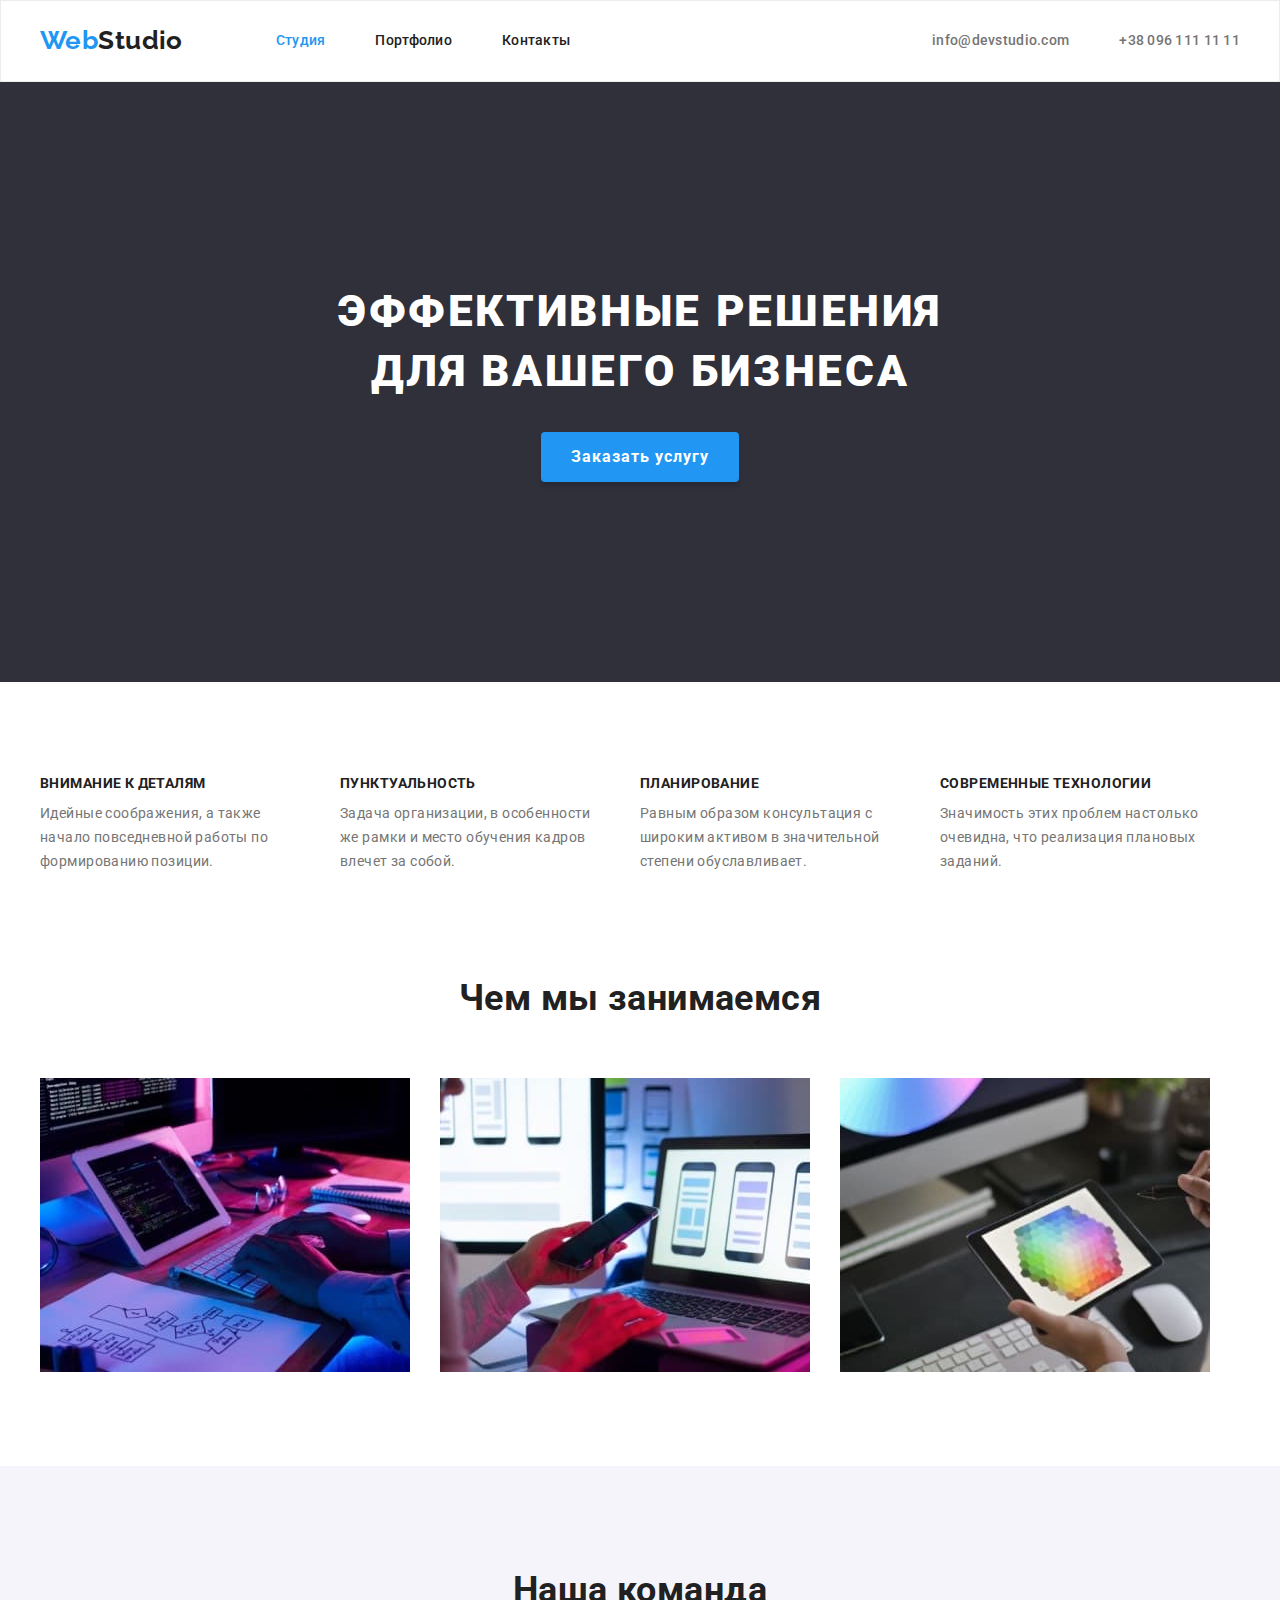
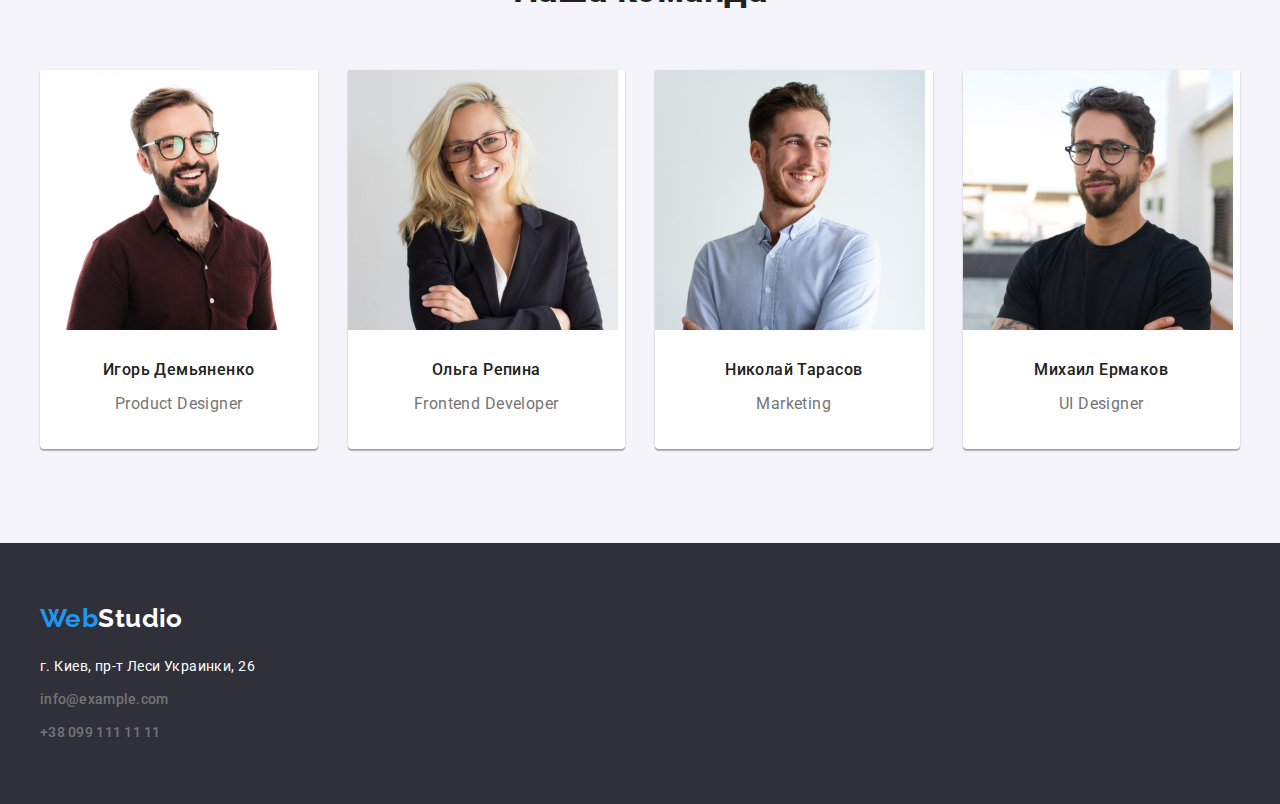
<file: index.html>
<!DOCTYPE html>
<html lang="en">
  <head>
    <meta charset="UTF-8" />
    <meta http-equiv="X-UA-Compatible" content="IE=edge" />
    <meta name="viewport" content="width=device-width, initial-scale=1.0" />
    <title>WebStudio</title>
    <link rel="preconnect" href="https://fonts.gstatic.com" />
    <link
      href="https://fonts.googleapis.com/css2?family=Raleway:wght@700&family=Roboto:wght@400;500;700;900&display=swap"
      rel="stylesheet"
    />
    <link
      rel="stylesheet"
      href="https://cdnjs.cloudflare.com/ajax/libs/modern-normalize/0.2.0/modern-normalize.min.css"
      integrity="sha512-sqIVMkf5f8XGYI/UZYGs7wODxlUeoj9JknataPfUwtvrSKWMHrMXGZ7Evb6nabFYJQG15vFFyALe6r0nWCD1Ug=="
      crossorigin="anonymous"
    />
    <link rel="stylesheet" href="./css/style.css" />
  </head>

  <!-- BODY -->

  <body>
    <!-- HEADER -->
    <header class="header">
      <div class="container header-container">
        <!--NAVIGATION-->
        <nav class="menu-nav">
          <!--LOGO-->
          <a class="logo-header link" href="/index.html">
            <span class="logo-word">Web</span>Studio
          </a>
          <!--MENU-->
          <ul class="menu list">
            <li class="menu-item">
              <a class="menu-link link studio" href="./index.html">Студия</a>
            </li>
            <li class="menu-item">
              <a class="menu-link link" href="./portfolio.html">Портфолио</a>
            </li>
            <li class="menu-item">
              <a class="menu-link link" href="http://">Контакты</a>
            </li>
          </ul>
        </nav>

        <!--CONTACTS-->
        <ul class="contact-list list">
          <li>
            <a class="mail-link link" href="mailto:info@devstudio.com"
              >info@devstudio.com</a
            >
          </li>
          <li>
            <a class="tel-link link" href="tel:++380961111111">
              +38 096 111 11 11</a
            >
          </li>
        </ul>
      </div>
    </header>
    <!--END HEADER -->

    <!-- MAIN CONTENT -->
    <main>
      <!-- SECTION ONE - HERO -->

      <section class="hero">
        <div class="container hero-container">
          <h1 class="hero-text">
            Эффективные решения<br />
            для вашего бизнеса
          </h1>
          <button class="modal-btn" type="button">Заказать услугу</button>
        </div>
      </section>

      <!-- SECTION TWO - OUR WORK -->

      <section class="section our-work">
        <div class="container">
          <ul class="our-work-list list">
            <li class="our-work-list-item">
              <h3 class="our-work-list-item-h3">Внимание к деталям</h3>
              <p class="our-work-list-item-p">
                Идейные соображения, а также начало повседневной работы по
                формированию позиции.
              </p>
            </li>
            <li class="our-work-list-item">
              <h3 class="our-work-list-item-h3">Пунктуальность</h3>
              <p class="our-work-list-item-p">
                Задача организации, в особенности же рамки и место обучения
                кадров влечет за собой.
              </p>
            </li>
            <li class="our-work-list-item">
              <h3 class="our-work-list-item-h3">Планирование</h3>
              <p class="our-work-list-item-p">
                Равным образом консультация с широким активом в значительной
                степени обуславливает.
              </p>
            </li>
            <li class="our-work-list-item">
              <h3 class="our-work-list-item-h3">Современные технологии</h3>
              <p class="our-work-list-item-p">
                Значимость этих проблем настолько очевидна, что реализация
                плановых заданий.
              </p>
            </li>
          </ul>
        </div>
      </section>

      <!-- OUR WORK IMAGES-->
      <section class="section our-work-images">
        <div class="container">
          <h2 class="our-work-team-h2">Чем мы занимаемся</h2>
          <ul class="our-work-imgs list">
            <li class="our-work-imgs-item">
              <img
                src="./images/pictures/print.jpg"
                alt="человек печатает на клавиатуре"
                width="370"
                height="294"
              />
            </li>
            <li class="our-work-imgs-item">
              <img
                src="./images/pictures/smartphone.jpg"
                alt="человек смотрит в смартфон"
                width="370"
                height="294"
              />
            </li>
            <li class="our-work-imgs-item">
              <img
                src="./images/pictures/choise.jpg"
                alt="человек выбирает цвет на планшете"
                width="370"
                height="294"
              />
            </li>
          </ul>
        </div>
      </section>

      <!-- SECTION THREE - TEAM -->
      <section class="section team">
        <div class="container">
          <h2 class="our-work-team-h2">Наша команда</h2>
          <ul class="team-list list">
            <li class="team-list-item">
              <img
                src="./images/team/productdesigner.jpg"
                alt="Игорь Демьяненко"
                width="270"
                height="260"
              />
              <div class="card">
                <h3 class="team-list-item-h3">Игорь Демьяненко</h3>
                <p class="team-list-item-p">Product Designer</p>
              </div>
            </li>
            <li class="team-list-item">
              <img
                src="./images/team/frontenddev.jpg"
                alt="Ольга Репина"
                width="270"
                height="260"
              />
              <div class="card">
                <h3 class="team-list-item-h3">Ольга Репина</h3>
                <p class="team-list-item-p">Frontend Developer</p>
              </div>
            </li>
            <li class="team-list-item">
              <img
                src="./images/team/marketing.jpg"
                alt="Николай Тарасов"
                width="270"
                height="260"
              />
              <div class="card">
                <h3 class="team-list-item-h3">Николай Тарасов</h3>
                <p class="team-list-item-p">Marketing</p>
              </div>
            </li>
            <li class="team-list-item">
              <img
                src="./images/team/uidesigner.jpg"
                alt="Михаил Ермаков"
                width="270"
                height="260"
              />
              <div class="card">
                <h3 class="team-list-item-h3">Михаил Ермаков</h3>
                <p class="team-list-item-p">UI Designer</p>
              </div>
            </li>
          </ul>
        </div>
      </section>
    </main>

    <!-- FOOTER -->

    <footer class="footer">
      <div class="container">
        <!--LOGO -->
        <div class="footer-logo-div">
          <a class="footer-logo link" href="/index.html">
            <span class="logo-word">Web</span>Studio
          </a>
        </div>
        <!-- CONTACTS -->

        <address class="logo-footer address">
          <ul class="list">
            <li class="address-link">
              <a
                class="link"
                href="https://goo.gl/maps/H4tPE2jpk2JbAKVr9"
                target="_blank"
                rel="noopener noreferrer"
              >
                г. Киев, пр-т Леси Украинки, 26
              </a>
            </li>
            <li class="address-link">
              <a class="mail-link link" href="mailto:info@example.com">
                info@example.com
              </a>
            </li>
            <li class="address-link">
              <a class="tel-link link" href="tel:+380991111111">
                +38 099 111 11 11
              </a>
            </li>
          </ul>
        </address>

        <!-- END CONTACTS -->
      </div>
    </footer>
  </body>
</html>
</file>
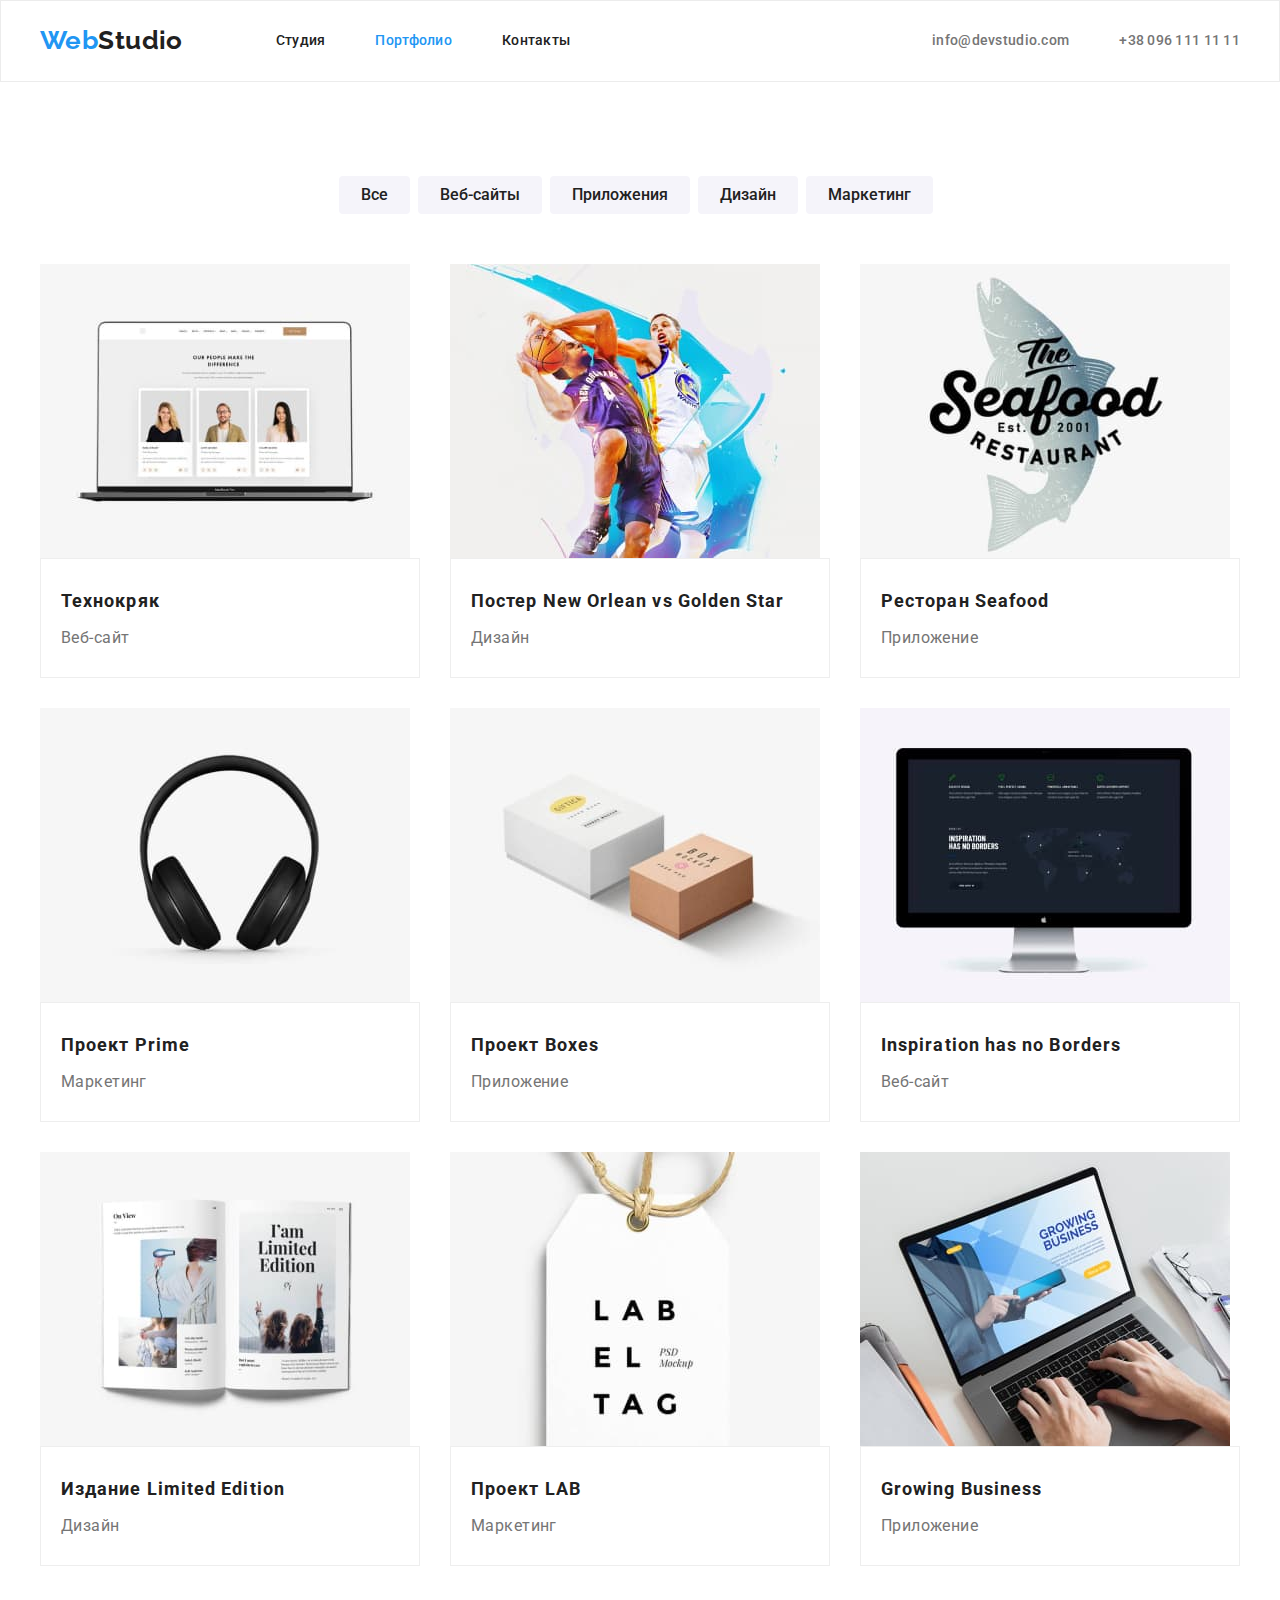
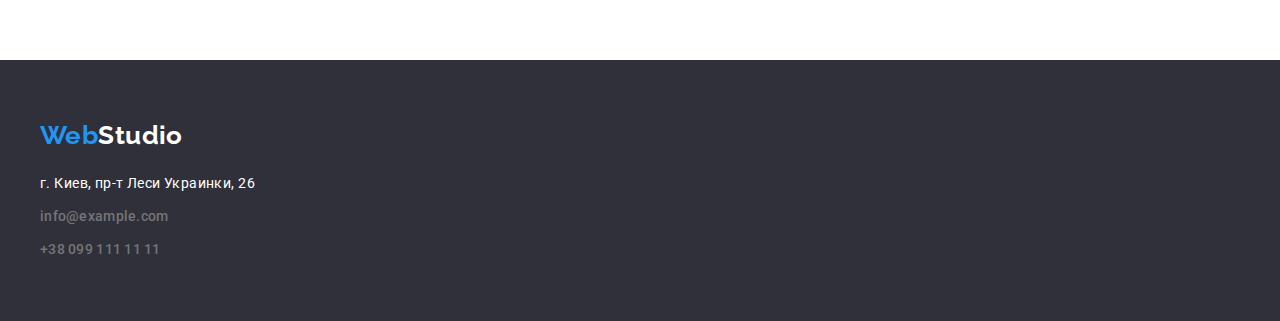
<file: portfolio.html>
<!DOCTYPE html>
<html lang="en">
  <head>
    <meta charset="UTF-8" />
    <meta http-equiv="X-UA-Compatible" content="IE=edge" />
    <meta name="viewport" content="width=device-width, initial-scale=1.0" />
    <title>Portfolio</title>
    <link rel="preconnect" href="https://fonts.gstatic.com" />
    <link
      href="https://fonts.googleapis.com/css2?family=Raleway:wght@700&family=Roboto:wght@400;500;700;900&display=swap"
      rel="stylesheet"
    />
    <link
      rel="stylesheet"
      href="https://cdnjs.cloudflare.com/ajax/libs/modern-normalize/0.2.0/modern-normalize.min.css"
      integrity="sha512-sqIVMkf5f8XGYI/UZYGs7wODxlUeoj9JknataPfUwtvrSKWMHrMXGZ7Evb6nabFYJQG15vFFyALe6r0nWCD1Ug=="
      crossorigin="anonymous"
    />
    <link rel="stylesheet" href="./css/style.css" />
  </head>

  <!-- BODY -->

  <body>
    <!-- HEADER -->
    <header class="header">
      <div class="container header-container">
        <!--NAVIGATION-->
        <nav class="menu-nav">
          <!--LOGO-->
          <a class="logo-header link" href="/index.html">
            <span class="logo-word">Web</span>Studio
          </a>
          <!--MENU-->
          <ul class="menu list">
            <li class="menu-item">
              <a class="menu-link link" href="./index.html">Студия</a>
            </li>
            <li class="menu-item">
              <a class="menu-link link portfolio" href="./portfolio.html"
                >Портфолио</a
              >
            </li>
            <li class="menu-item">
              <a class="menu-link link" href="http://">Контакты</a>
            </li>
          </ul>
        </nav>

        <!--CONTACTS-->
        <ul class="contact-list list">
          <li>
            <a class="mail-link link" href="mailto:info@devstudio.com"
              >info@devstudio.com</a
            >
          </li>
          <li>
            <a class="tel-link link" href="tel:++380961111111">
              +38 096 111 11 11</a
            >
          </li>
        </ul>
      </div>
    </header>
    <!--END HEADER -->

    <!-- MAIN CONTENT -->
    <main>
      <section class="section">
        <div class="container">
          <!-- SECTION ONE - BUTTONS LIST -->
          <ul class="btn-list list">
            <li class="btn-list-item">
              <button class="btn-list-item-prtf" type="button">Все</button>
            </li>
            <li class="btn-list-item">
              <button class="btn-list-item-prtf" type="button">
                Веб-сайты
              </button>
            </li>
            <li class="btn-list-item">
              <button class="btn-list-item-prtf" type="button">
                Приложения
              </button>
            </li>
            <li class="btn-list-item">
              <button class="btn-list-item-prtf" type="button">Дизайн</button>
            </li>
            <li class="btn-list-item">
              <button class="btn-list-item-prtf" type="button">
                Маркетинг
              </button>
            </li>
          </ul>
          <!-- END BTN LIST -->

          <!-- SECTION TWO - IMAGES GALLERY -->
          <ul class="img-gallery list">
            <li class="img-gallery-item">
              <img
                src="./images/portfolio-images/img.jpg"
                alt=""
                width="370"
                height="294"
              />
              <div class="img-gallery-card">
                <h3 class="img-gallery-item-h3">Технокряк</h3>
                <p class="img-gallery-item-p">Веб-сайт</p>
              </div>
            </li>
            <li class="img-gallery-item">
              <img
                src="./images/portfolio-images/img-1.jpg"
                alt=""
                width="370"
                height="294"
              />
              <div class="img-gallery-card">
                <h3 class="img-gallery-item-h3">
                  Постер New Orlean vs Golden Star
                </h3>
                <p class="img-gallery-item-p">Дизайн</p>
              </div>
            </li>
            <li class="img-gallery-item">
              <img
                src="./images/portfolio-images/img-2.jpg"
                alt=""
                width="370"
                height="294"
              />
              <div class="img-gallery-card">
                <h3 class="img-gallery-item-h3">Ресторан Seafood</h3>
                <p class="img-gallery-item-p">Приложение</p>
              </div>
            </li>
            <li class="img-gallery-item">
              <img
                src="./images/portfolio-images/img-3.jpg"
                alt=""
                width="370"
                height="294"
              />
              <div class="img-gallery-card">
                <h3 class="img-gallery-item-h3">Проект Prime</h3>
                <p class="img-gallery-item-p">Маркетинг</p>
              </div>
            </li>
            <li class="img-gallery-item">
              <img
                src="./images/portfolio-images/img-4.jpg"
                alt=""
                width="370"
                height="294"
              />
              <div class="img-gallery-card">
                <h3 class="img-gallery-item-h3">Проект Boxes</h3>
                <p class="img-gallery-item-p">Приложение</p>
              </div>
            </li>
            <li class="img-gallery-item">
              <img
                src="./images/portfolio-images/img-5.jpg"
                alt=""
                width="370"
                height="294"
              />
              <div class="img-gallery-card">
                <h3 class="img-gallery-item-h3">Inspiration has no Borders</h3>
                <p class="img-gallery-item-p">Веб-сайт</p>
              </div>
            </li>
            <li class="img-gallery-item">
              <img
                src="./images/portfolio-images/img-6.jpg"
                alt=""
                width="370"
                height="294"
              />
              <div class="img-gallery-card">
                <h3 class="img-gallery-item-h3">Издание Limited Edition</h3>
                <p class="img-gallery-item-p">Дизайн</p>
              </div>
            </li>
            <li class="img-gallery-item">
              <img
                src="./images/portfolio-images/img-7.jpg"
                alt=""
                width="370"
                height="294"
              />
              <div class="img-gallery-card">
                <h3 class="img-gallery-item-h3">Проект LAB</h3>
                <p class="img-gallery-item-p">Маркетинг</p>
              </div>
            </li>
            <li class="img-gallery-item">
              <img
                src="./images/portfolio-images/img-8.jpg"
                alt=""
                width="370"
                height="294"
              />
              <div class="img-gallery-card">
                <h3 class="img-gallery-item-h3">Growing Business</h3>
                <p class="img-gallery-item-p">Приложение</p>
              </div>
            </li>
          </ul>
          <!-- END IMAGES -->
        </div>
      </section>
    </main>

    <!-- FOOTER -->

    <footer class="footer">
      <div class="container">
        <!--LOGO -->
        <div class="footer-logo-div">
          <a class="footer-logo link" href="/index.html">
            <span class="logo-word">Web</span>Studio
          </a>
        </div>
        <!-- CONTACTS -->

        <address class="logo-footer address">
          <ul class="list">
            <li class="address-link">
              <a
                class="link"
                href="https://goo.gl/maps/H4tPE2jpk2JbAKVr9"
                target="_blank"
                rel="noopener noreferrer"
              >
                г. Киев, пр-т Леси Украинки, 26
              </a>
            </li>
            <li class="address-link">
              <a class="mail-link link" href="mailto:info@example.com">
                info@example.com
              </a>
            </li>
            <li class="address-link">
              <a class="tel-link link" href="tel:+380991111111">
                +38 099 111 11 11
              </a>
            </li>
          </ul>
        </address>

        <!-- END CONTACTS -->
      </div>
    </footer>
  </body>
</html>
</file>
<file: css/style.css>
:root {
  --main-font: "Roboto", sans-serif;
  --secondary-font: "Raleway", sans-serif;
  --main-bcgrnd-color: #ffffff;
  --font-heading-color: #212121;
  --font-paragraph-color: #757575;
  --main-and-footer-bcgrnd-color: #2f303a;
  --font—btn-accent-color: #2196f3;
  --btn-click-on-color: #188ce8;
  --btn-portfolio-color: #f5f4fa;
  --team-bcrnd-color: #f5f4fa;
}
/* BASE RESET */
h1,
h2,
h3,
h4,
h5,
h6,
p {
  margin-top: 0;
  margin-bottom: 0;
}
ul,
ol {
  margin-top: 0;
  margin-bottom: 0;
  padding-left: 0;
}
img {
  display: block;
}
.list {
  list-style: none;
}
.link {
  text-decoration: none;
  color: var(--main-bcgrnd-color);
}
.section {
  padding-top: 94px;
  padding-bottom: 94px;
}
/* DIV Class = CONTAINER center content */
.container {
  width: 1200px;
  padding-left: 15px;
  padding-right: 15px;
  margin: 0 auto;
}

/* BODY */
body {
  font-family: var(--main-font);
  background-color: var(--main-bcgrnd-color);
  color: var(--font-heading-color);
  font-size: 14px;
  letter-spacing: 0.03em;
  margin: 0 auto;
}

/* HEADER */
.header {
  padding-top: 24px;
  padding-bottom: 25px;
  background-color: var(--main-bcgrnd-color);
  border: 1px solid #ececec;
}
.header-container {
  display: flex;
  justify-content: space-between;
}
.menu-nav {
  display: flex;
  align-items: center;
}
.menu {
  display: flex;
}
.menu-item:not(:last-child) {
  margin-right: 50px;
}
.menu-link {
  font-family: "Roboto", sans-serif;
  font-weight: 500;
  line-height: 1.14;
  letter-spacing: 0.02em;
  color: var(--font-heading-color);
}
.menu-link:hover,
.menu-link:focus {
  color: var(--font—btn-accent-color);
}
.contact-list {
  display: flex;
  align-items: center;
}
.mail-link {
  font-family: "Roboto", sans-serif;
  font-weight: 500;
  line-height: 1.14;
  letter-spacing: 0.02em;
  color: var(--font-paragraph-color);
  margin-right: 50px;
}
.mail-link:hover,
.mail-link:focus {
  color: var(--font—btn-accent-color);
}
.studio,
.portfolio {
  color: var(--font—btn-accent-color);
}
.tel-link {
  font-family: "Roboto", sans-serif;
  font-weight: 500;
  line-height: 1.14;
  letter-spacing: 0.02em;
  color: var(--font-paragraph-color);
}
.tel-link:hover,
.tel-link:focus {
  color: var(--font—btn-accent-color);
}
.logo-header {
  font-family: "Raleway", sans-serif;
  font-weight: 700;
  font-size: 26px;
  line-height: 1.19;
  color: var(--font-heading-color);
  margin-right: 93px;
}
/* END HEADER */

/* MAIN CONTENT */

/* SECTION ONE - HERO */
.hero {
  background-color: var(--main-and-footer-bcgrnd-color);
  padding-top: 200px;
  padding-bottom: 200px;
}
.hero-container {
  display: flex;
  flex-direction: column;
  align-items: center;
}
.hero-text {
  width: 696px;
  margin: 0 auto 30px;
  font-family: "Roboto", sans-serif;
  font-weight: 900;
  font-size: 44px;
  line-height: 1.36;
  text-align: center;
  letter-spacing: 0.06em;
  text-transform: uppercase;
  color: var(--main-bcgrnd-color);
}
/* MODAL BUTTON */
.modal-btn {
  height: 50px;
  font-family: "Roboto", sans-serif;
  font-weight: 700;
  font-size: 16px;
  line-height: 1.875;
  letter-spacing: 0.06em;
  color: var(--main-bcgrnd-color);
  background: var(--font—btn-accent-color);
  box-shadow: 0px 4px 4px rgba(0, 0, 0, 0.15);
  border-radius: 4px;
  cursor: pointer;
  padding: 10px 30px;
  border: 1px;
}
.modal-btn:hover,
.modal-btn:focus {
  background: var(--btn-click-on-color);
  box-shadow: 0px 4px 4px rgba(0, 0, 0, 0.15);
  border-radius: 4px;
}
/* PORTFOLIO - BUTTON */
.btn-list {
  display: flex;
  margin-bottom: 50px;
  justify-content: center;
}
.btn-list-item {
  margin-right: 8px;
}
.btn-list-item-prtf {
  height: 38px;
  font-family: "Roboto", sans-serif;
  font-weight: 500;
  font-size: 16px;
  line-height: 1.625;
  text-align: center;
  color: var(--font-heading-color);
  background: var(--btn-portfolio-color);
  border-radius: 4px;
  padding: 6px 22px;
  border: 1px solid:variable(var(--main-bcgrnd-color));
}
.btn-list-item-prtf:hover,
.btn-list-item-prtf:focus {
  color: var(--main-bcgrnd-color);
  background: var(--font—btn-accent-color);
  /* shadow-middle */
  box-shadow: 0px 3px 1px rgba(0, 0, 0, 0.1), 0px 1px 2px rgba(0, 0, 0, 0.08),
    0px 2px 2px rgba(0, 0, 0, 0.12);
  border-radius: 4px;
}
/* END PORTFOLIO BUTTON */
/* END SECTION ONE - HERO */

/* SECTION TWO - OUR WORK */
.our-work {
  padding-bottom: 0;
}
.our-work-list {
  display: flex;
}
.our-work-list-item {
  width: 270px;
}
.our-work-list-item:not(:first-child) {
  margin-left: 30px;
}
.our-work-list-item-h3 {
  font-family: "Roboto", sans-serif;
  font-weight: 700;
  font-size: 14px;
  line-height: 1.14;
  text-transform: uppercase;
  color: var(--font-heading-color);
  margin-bottom: 10px;
}
.our-work-list-item-p {
  font-family: "Roboto", sans-serif;
  font-weight: 400;
  line-height: 1.714;
  /* or 171% */
  color: var(--font-paragraph-color);
}

/* OUR WORK IMAGES */
.our-work-team-h2 {
  font-family: "Roboto", sans-serif;
  font-weight: 700;
  font-size: 36px;
  line-height: 1.67;
  text-align: center;
  color: var(--font-heading-color);
  margin-bottom: 50px;
}
.our-work-imgs {
  display: flex;
  flex-wrap: wrap;
  flex-basis: calc((100% - 90px) / 3);
  margin-left: -30px;
  margin-top: -30px;
}
.our-work-imgs-item {
  margin-left: 30px;
  margin-top: 30px;
}
/* END OUR WORK IMAGES */
/* END SECTION TWO - OUR WORK */

/* PORTFOLIO - SECTION TWO - IMAGES GALLERY */
.img-gallery {
  display: flex;
  flex-wrap: wrap;
  margin-right: -30px;
  margin-top: -30px;
}
.img-gallery-card {
  padding: 24px 20px;
  border: 1px solid #eeeeee;
  box-sizing: border-box;
}
.img-gallery-item {
  flex-basis: calc((100% - 90px) / 3);
  margin-right: 30px;
  margin-top: 30px;
}

.img-gallery-item-h3 {
  font-family: "Roboto", sans-serif;
  font-weight: 700;
  font-size: 18px;
  line-height: 2;
  letter-spacing: 0.06em;
  color: var(--font-heading-color);
  margin-bottom: 4px;
}
.img-gallery-item-p {
  font-family: "Roboto", sans-serif;
  font-weight: 400;
  font-size: 16px;
  line-height: 1.875;
  color: var(--font-paragraph-color);
}
/* PORTFOLIO END SECTION TWO - IMAGES GALLERY */

/* SECTION THREE - TEAM */
.team {
  background-color: var(--team-bcrnd-color);
}
.team-list {
  display: flex;
  flex-wrap: wrap;
  margin-right: -30px;
  margin-top: -30px;
}
.team-list-item {
  flex-basis: calc((100% - 120px) / 4);
  margin-right: 30px;
  margin-top: 30px;
  background-color: var(--main-bcgrnd-color);
  box-shadow: 0px 1px 3px rgba(0, 0, 0, 0.12), 0px 1px 1px rgba(0, 0, 0, 0.14),
    0px 2px 1px rgba(0, 0, 0, 0.2);
  border-radius: 0px 0px 4px 4px;
}
.card {
  padding: 30px;
}
.team-list-item-h3 {
  font-family: "Roboto", sans-serif;
  font-weight: 500;
  font-size: 16px;
  line-height: 1.188;
  text-align: center;
  color: var(--font-heading-color);
  margin-bottom: 10px;
}
.team-list-item-p {
  font-family: "Roboto", sans-serif;
  font-weight: 400;
  font-size: 16px;
  line-height: 1.88;
  text-align: center;
  color: var(--font-paragraph-color);
}
/* END SECTION THREE - TEAM */

/* FOOTER */
.footer {
  background-color: var(--main-and-footer-bcgrnd-color);
  padding-top: 60px;
  padding-bottom: 60px;
}
.footer-logo-div {
  margin-bottom: 20px;
}
.footer-logo {
  font-family: "Raleway", sans-serif;
  font-style: normal;
  font-weight: bold;
  font-size: 26px;
  line-height: 1.19;
  /* identical to box height */
  color: var(--main-bcgrnd-color);
}
.logo-word {
  color: var(--font—btn-accent-color);
}
.address-link:not(:last-child) {
  margin-bottom: 9px;
}
.address-link {
  line-height: 24px;
}
.address {
  font-style: normal;
  color: rgba(255, 255, 255, 0.6);
}
</file>
